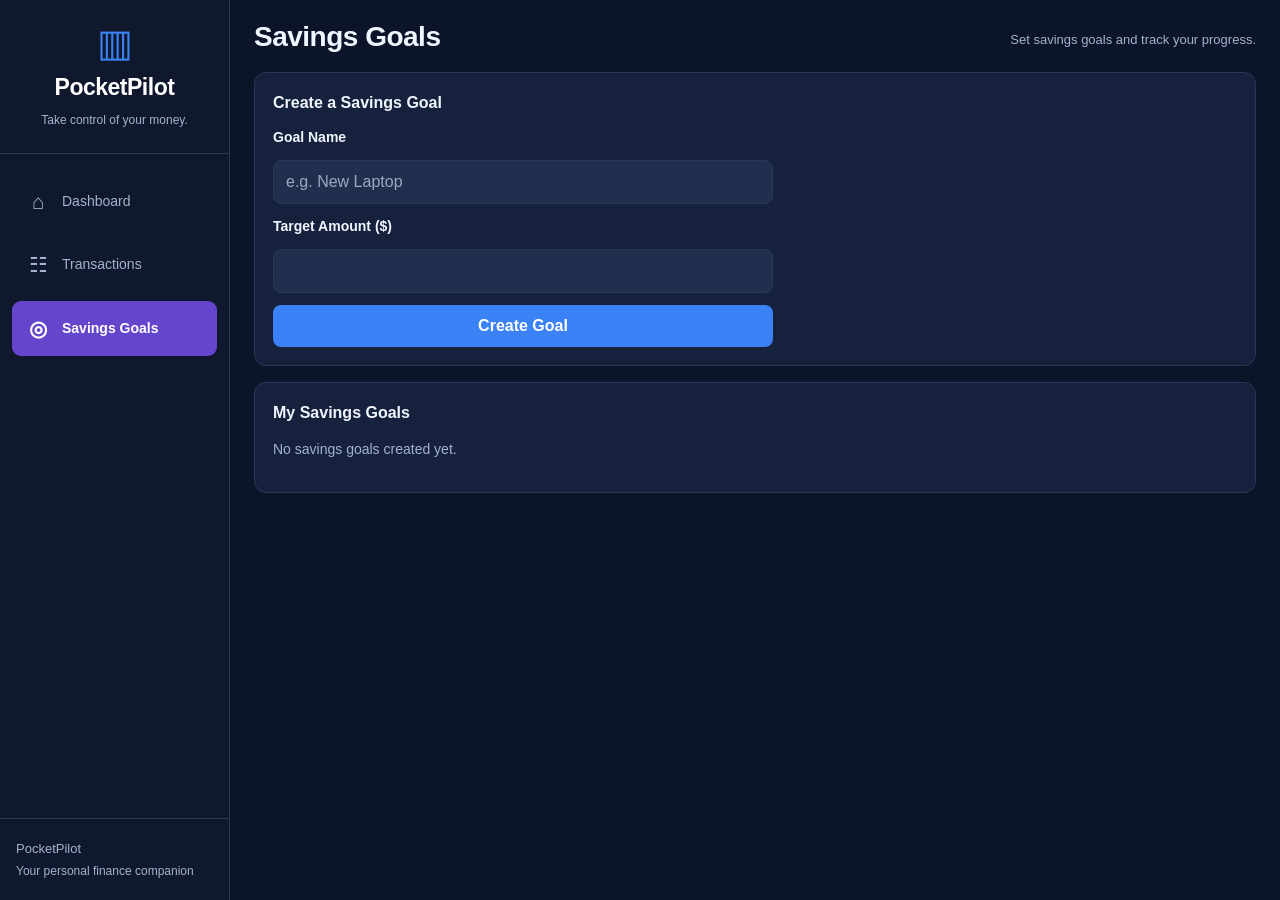
<file: goals.html>
<!DOCTYPE html>
<html lang="en">
<head>
    <meta charset="UTF-8">
    <meta name="viewport" content="width=device-width, initial-scale=1.0">
    <title>PocketPilot | Savings Goals</title>
    <link rel="stylesheet" href="style.css">
</head>
<body>

    <div class="app-layout">

        <!-- Left Sidebar -->
        <aside class="sidebar">

            <div class="sidebar-brand">
                <div class="brand-icon">▥</div>
                <h1>PocketPilot</h1>
                <p>Take control of your money.</p>
            </div>

            <nav class="sidebar-nav">
                <a href="index.html">
                    <span class="nav-icon">⌂</span>
                    Dashboard
                </a>

                <a href="transactions.html">
                    <span class="nav-icon">☷</span>
                    Transactions
                </a>

                <a href="goals.html" class="active"
                   aria-current="page">
                    <span class="nav-icon">◎</span>
                    Savings Goals
                </a>
            </nav>

            <div class="sidebar-bottom">
                <span>PocketPilot</span>
                <p>Your personal finance companion</p>
            </div>

        </aside>

        <!-- Savings Goals Content -->
        <main class="dashboard-main">

            <div class="dashboard-heading">
                <h2>Savings Goals</h2>
                <p>Set savings goals and track your progress.</p>
            </div>

            <!-- Create Savings Goal -->
            <section>
                <h3>Create a Savings Goal</h3>

                <form id="goal-form">

                    <label for="goal-name">Goal Name</label>
                    <input
                        type="text"
                        id="goal-name"
                        placeholder="e.g. New Laptop"
                        required
                    >

                    <label for="goal-amount">Target Amount ($)</label>
                    <input
                        type="number"
                        id="goal-amount"
                        min="0.01"
                        step="0.01"
                        required
                    >

                    <button type="submit">
                        Create Goal
                    </button>

                </form>
            </section>

            <!-- Savings Goal List -->
            <section>
                <h3>My Savings Goals</h3>

                <p id="goals-empty">
                    No savings goals created yet.
                </p>

                <div id="goals-list"></div>
            </section>

        </main>

    </div>

    <!-- Savings Goals Functionality -->
    <script src="goals.js"></script>

</body>
</html>
</file>
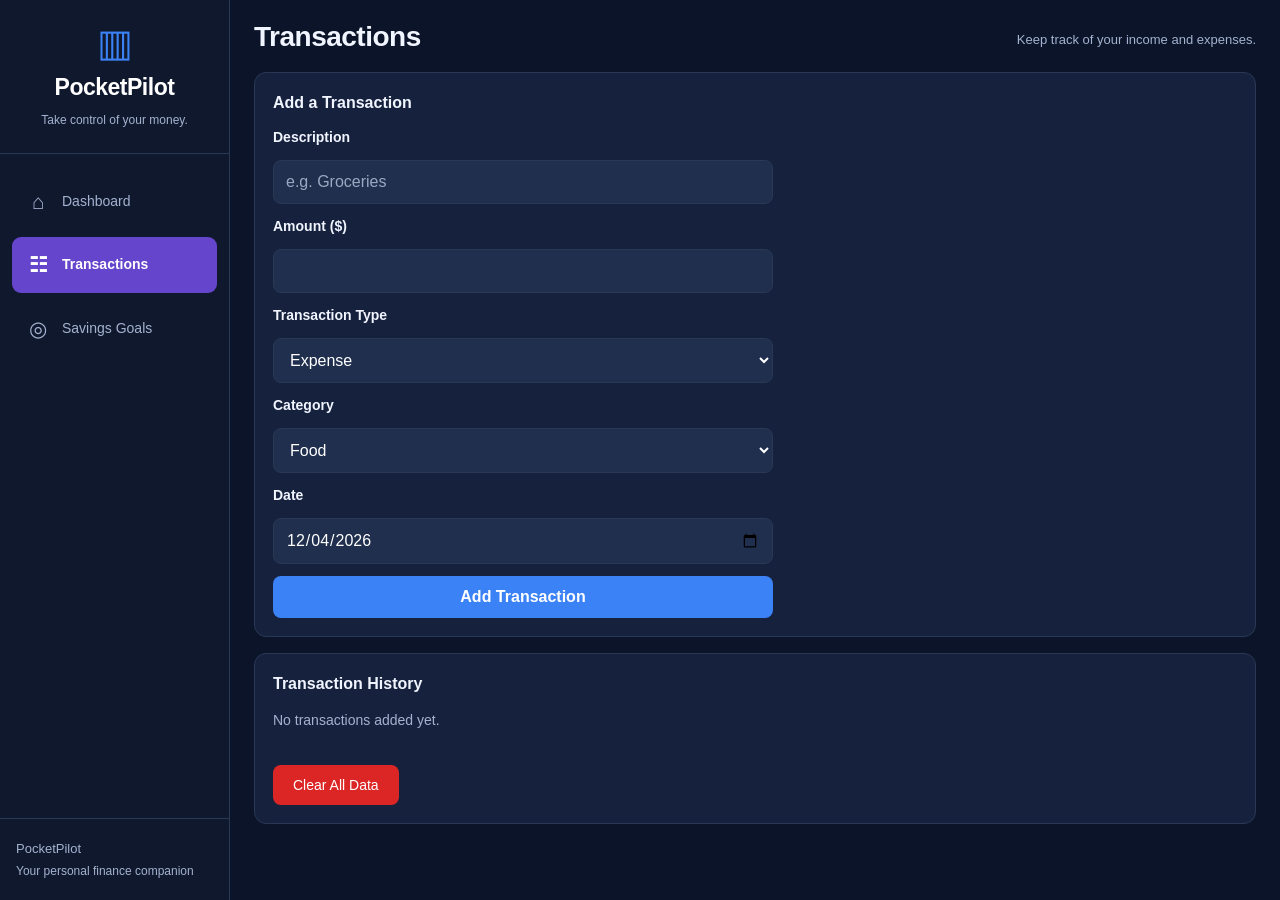
<file: transactions.html>
<!DOCTYPE html>
<html lang="en">
<head>
    <meta charset="UTF-8">
    <meta name="viewport" content="width=device-width, initial-scale=1.0">
    <title>PocketPilot | Transactions</title>
    <link rel="stylesheet" href="style.css">
</head>
<body>

    <div class="app-layout">

        <!-- Left Sidebar -->
        <aside class="sidebar">

            <div class="sidebar-brand">
                <div class="brand-icon">▥</div>
                <h1>PocketPilot</h1>
                <p>Take control of your money.</p>
            </div>

            <nav class="sidebar-nav">

                <a href="index.html">
                    <span class="nav-icon">⌂</span>
                    Dashboard
                </a>

                <a href="transactions.html"
                   class="active"
                   aria-current="page">
                    <span class="nav-icon">☷</span>
                    Transactions
                </a>

                <a href="goals.html">
                    <span class="nav-icon">◎</span>
                    Savings Goals
                </a>

            </nav>

            <div class="sidebar-bottom">
                <span>PocketPilot</span>
                <p>Your personal finance companion</p>
            </div>

        </aside>

        <!-- Main Content -->
        <main class="dashboard-main">

            <div class="dashboard-heading">
                <h2>Transactions</h2>
                <p>Keep track of your income and expenses.</p>
            </div>

            <!-- Add Transaction -->
            <section>
                <h3>Add a Transaction</h3>

                <form id="transaction-form">

                    <label for="description">Description</label>
                    <input
                        type="text"
                        id="description"
                        placeholder="e.g. Groceries"
                        required
                    >

                    <label for="amount">Amount ($)</label>
                    <input
                        type="number"
                        id="amount"
                        min="0.01"
                        step="0.01"
                        required
                    >

                    <label for="type">Transaction Type</label>
                    <select id="type">
                        <option value="expense">Expense</option>
                        <option value="income">Income</option>
                    </select>

                    <label for="category">Category</label>
                    <select id="category">
                        <option value="Food">Food</option>
                        <option value="Transportation">Transportation</option>
                        <option value="Shopping">Shopping</option>
                        <option value="Bills">Bills</option>
                        <option value="Entertainment">Entertainment</option>
                        <option value="Other">Other</option>
                    </select>

                    <label for="transaction-date">Date</label>
                    <input
                        type="date"
                        id="transaction-date"
                        required
                    >

                    <button type="submit">
                        Add Transaction
                    </button>

                </form>
            </section>

            <!-- Transaction History -->
            <section>
                <h3>Transaction History</h3>

                <p id="empty-message">
                    No transactions added yet.
                </p>

                <ul id="transaction-list"></ul>

                <button
                    type="button"
                    id="clear-all-button"
                    style="
                        background-color: #dc2626;
                        color: white;
                        border: none;
                        border-radius: 8px;
                        padding: 12px 20px;
                        margin-top: 20px;
                        cursor: pointer;
                        font-size: 14px;
                    ">
                    Clear All Data
                </button>

            </section>

        </main>

    </div>

    <script src="script.js"></script>

</body>
</html>
</file>
<file: style.css>
/* PocketPilot - Main Styles */

:root {
    --navy: #0b1428;
    --sidebar: #10182d;
    --panel: #16223d;
    --panel-light: #1c2b49;
    --blue: #3b82f6;
    --purple: #6545cb;
    --green: #28d59b;
    --red: #fb626b;
    --text: #f1f5ff;
    --muted: #a4b2cf;
    --border: #293855;
}

* {
    box-sizing: border-box;
}

body {
    margin: 0;
    background: var(--navy);
    color: var(--text);
    font-family: Arial, sans-serif;
    line-height: 1.5;
}

a {
    color: inherit;
}

button,
input,
select {
    font-family: inherit;
}

button {
    cursor: pointer;
}

/* Main Application Layout */

.app-layout {
    display: flex;
    min-height: 100vh;
}

/* Left Sidebar */

.sidebar {
    width: 230px;
    flex-shrink: 0;
    background: var(--sidebar);
    border-right: 1px solid var(--border);
    display: flex;
    flex-direction: column;
    position: sticky;
    top: 0;
    height: 100vh;
}

.sidebar-brand {
    padding: 24px 16px;
    text-align: center;
    border-bottom: 1px solid var(--border);
}

.brand-icon {
    color: var(--blue);
    font-size: 38px;
    line-height: 1;
    margin-bottom: 8px;
}

.sidebar-brand h1 {
    margin: 0;
    font-size: 23px;
    color: white;
    letter-spacing: -0.5px;
}

.sidebar-brand p {
    margin: 6px 0 0;
    font-size: 12px;
    color: var(--muted);
}

.sidebar-nav {
    display: flex;
    flex-direction: column;
    gap: 8px;
    padding: 20px 12px;
}

.sidebar-nav a {
    display: flex;
    align-items: center;
    gap: 12px;
    padding: 12px 14px;
    border-radius: 9px;
    color: var(--muted);
    text-decoration: none;
    font-size: 14px;
    font-weight: 500;
    transition: background 0.15s;
}

.sidebar-nav a:hover {
    background: #253657;
    color: white;
}

.sidebar-nav a.active {
    background: var(--purple);
    color: white;
    font-weight: bold;
}

.sidebar-nav a:focus-visible,
.panel-link:focus-visible,
button:focus-visible {
    outline: 2px solid #93c5fd;
    outline-offset: 2px;
}

.nav-icon {
    font-size: 21px;
    width: 24px;
    text-align: center;
}

.sidebar-bottom {
    margin-top: auto;
    padding: 20px 16px;
    border-top: 1px solid var(--border);
    color: var(--muted);
    font-size: 13px;
}

.sidebar-bottom p {
    margin: 4px 0 0;
    font-size: 12px;
}

/* Main Content */

.dashboard-main {
    flex: 1;
    min-width: 0;
    max-width: none;
    margin: 0;
    padding: 20px 24px;
}

/* Dashboard Heading */

.dashboard-heading {
    display: flex;
    justify-content: space-between;
    align-items: center;
    gap: 20px;
    margin-bottom: 18px;
}

.dashboard-heading h2 {
    margin: 0;
    font-size: 28px;
    letter-spacing: -0.5px;
    line-height: 1.2;
}

.dashboard-heading p {
    margin: 5px 0 0;
    color: var(--muted);
    font-size: 13px;
}

/* Time Period Filter */

.period-filter {
    display: flex;
    flex-direction: column;
    gap: 5px;
    flex-shrink: 0;
}

.period-filter label {
    color: var(--muted);
    font-size: 12px;
    font-weight: 600;
}

.period-filter select {
    width: 155px;
    padding: 10px 12px;
    border: 1px solid var(--border);
    border-radius: 8px;
    background: var(--panel);
    color: var(--text);
    font-size: 14px;
    cursor: pointer;
}

.period-filter select:hover {
    border-color: #53658c;
}

.period-filter select:focus-visible {
    outline: 2px solid var(--purple);
    outline-offset: 2px;
}

/* General Cards */

section {
    background: var(--panel);
    border: 1px solid var(--border);
    border-radius: 12px;
    padding: 18px;
    min-width: 0;
    margin-bottom: 16px;
}

section h3 {
    margin: 0 0 12px;
    font-size: 16px;
    font-weight: 600;
    color: var(--text);
}

section p {
    color: var(--text);
}

/* Financial Summary Cards */

.dashboard-summary {
    display: grid;
    grid-template-columns: repeat(3, minmax(0, 1fr));
    gap: 14px;
    margin-bottom: 14px;
}

.dashboard-summary section {
    margin: 0;
    min-height: 120px;
    padding: 18px 20px;
}

.summary-card {
    display: flex;
    flex-direction: column;
    justify-content: center;
}

.summary-card-header {
    display: flex;
    align-items: center;
    justify-content: space-between;
    gap: 8px;
    margin-bottom: 8px;
}

.summary-card-header h3 {
    margin: 0;
    color: var(--muted);
    font-size: 13px;
    font-weight: 500;
}

.summary-card-header span {
    font-size: 22px;
}

.summary-card p {
    margin: 0;
    font-size: clamp(21px, 2.2vw, 29px);
    font-weight: bold;
    letter-spacing: -0.7px;
    overflow-wrap: anywhere;
}

.summary-card small {
    margin-top: 6px;
    color: var(--muted);
    font-size: 11px;
}

.balance-card {
    border-top: 3px solid var(--green);
}

.balance-card .summary-card-header span,
.balance-card #total-balance {
    color: var(--green);
}

.income-card {
    border-top: 3px solid var(--blue);
}

.income-card .summary-card-header span,
.income-card #total-income {
    color: #76aaff;
}

.expense-card {
    border-top: 3px solid var(--red);
}

.expense-card .summary-card-header span,
.expense-card #total-expenses {
    color: var(--red);
}

/* Dashboard Charts */

.dashboard-charts {
    display: grid;
    grid-template-columns: repeat(2, minmax(0, 1fr));
    gap: 14px;
    margin-bottom: 14px;
}

.chart-card {
    margin: 0;
    padding: 16px 18px;
}

.chart-card h3 {
    margin: 0;
    font-size: 16px;
}

.chart-description {
    margin: 4px 0 12px;
    font-size: 12px;
    color: var(--muted);
}

.chart-card .chart-description {
    color: var(--muted);
}

.chart-container {
    position: relative;
    height: 230px;
    width: 100%;
}

.chart-container canvas {
    max-width: 100%;
}

/* Dashboard Bottom Panels */

.dashboard-bottom {
    display: grid;
    grid-template-columns: repeat(2, minmax(0, 1fr));
    gap: 14px;
}

.dashboard-bottom section {
    margin: 0;
    min-height: 185px;
    padding: 16px 18px;
}

.panel-heading {
    display: flex;
    justify-content: space-between;
    align-items: center;
    gap: 12px;
    margin-bottom: 12px;
}

.panel-heading h3 {
    margin: 0;
    font-size: 16px;
}

.panel-link {
    color: #a99aff;
    font-size: 12px;
    font-weight: 600;
    text-decoration: none;
    white-space: nowrap;
}

.panel-link:hover {
    color: white;
    text-decoration: underline;
}

/* Savings Goals */

.goal-card,
.dashboard-goal {
    background: var(--panel-light);
    border: 1px solid var(--border);
    border-radius: 9px;
    padding: 14px;
    margin-bottom: 12px;
}

.goal-card h4,
.dashboard-goal h4 {
    margin: 0 0 6px;
    color: white;
    font-size: 14px;
}

.goal-amount,
.goal-percentage,
.dashboard-goal p {
    font-size: 13px;
    font-weight: normal;
    color: var(--muted);
    margin: 5px 0 9px;
}

.goal-card progress,
.dashboard-goal progress {
    display: block;
    width: 100%;
    height: 11px;
    accent-color: var(--green);
}

.goal-button,
.delete-button {
    padding: 10px 15px;
    border-radius: 8px;
    border: none;
    cursor: pointer;
    margin: 8px 8px 0 0;
    font-size: 14px;
}

.goal-button {
    background: var(--purple);
    color: white;
}

.goal-button:hover {
    background: #7556e0;
}

.delete-button {
    background: #682d42;
    color: white;
}

.delete-button:hover {
    background: #883951;
}

/* Recent Transactions */

.recent-transaction {
    display: flex;
    justify-content: space-between;
    align-items: center;
    gap: 12px;
    padding: 11px 0;
    border-bottom: 1px solid var(--border);
    font-size: 13px;
}

.recent-transaction:last-child {
    border-bottom: none;
}

.recent-transaction span:first-child {
    overflow-wrap: anywhere;
}

.recent-transaction span:last-child {
    white-space: nowrap;
}

.income {
    color: var(--green);
    font-weight: bold;
}

.expense {
    color: var(--red);
    font-weight: bold;
}

/* Transactions and Savings Forms */

form {
    display: flex;
    flex-direction: column;
    gap: 12px;
    max-width: 500px;
}

form label {
    font-size: 14px;
    font-weight: bold;
}

form input,
form select {
    width: 100%;
    background: #202f4d;
    border: 1px solid var(--border);
    color: white;
    border-radius: 8px;
    padding: 12px;
    font-size: 16px;
}

form input::placeholder {
    color: #9aa8c3;
}

form input:focus-visible,
form select:focus-visible {
    outline: 2px solid var(--blue);
    outline-offset: 2px;
}

form button {
    background: var(--blue);
    color: white;
    border: none;
    border-radius: 8px;
    padding: 12px;
    font-size: 16px;
    font-weight: bold;
    cursor: pointer;
}

form button:hover {
    background: #2563eb;
}

/* Transaction History */

#transaction-list {
    list-style: none;
    padding: 0;
    margin: 0;
}

#transaction-list li {
    padding: 14px 0;
    border-bottom: 1px solid var(--border);
}

#empty-message,
#goals-empty {
    color: var(--muted);
    font-size: 14px;
    font-weight: normal;
}

/* Responsive Layout */

@media (max-width: 1100px) {
    .sidebar {
        width: 205px;
    }

    .dashboard-main {
        padding: 18px;
    }

    .summary-card {
        padding: 14px;
    }
}

@media (max-width: 850px) {
    .dashboard-summary {
        grid-template-columns: repeat(2, minmax(0, 1fr));
    }

    .dashboard-charts,
    .dashboard-bottom {
        grid-template-columns: 1fr;
    }

    .chart-container {
        height: 250px;
    }
}

@media (max-width: 650px) {
    .app-layout {
        display: block;
    }

    .sidebar {
        position: static;
        width: 100%;
        height: auto;
    }

    .sidebar-brand {
        padding: 15px;
    }

    .sidebar-nav {
        flex-direction: row;
        flex-wrap: wrap;
        justify-content: center;
        padding: 10px;
    }

    .sidebar-bottom {
        display: none;
    }

    .dashboard-main {
        padding: 16px;
    }

    .dashboard-heading {
        flex-direction: column;
        align-items: flex-start;
        gap: 14px;
    }

    .period-filter {
        width: 100%;
    }

    .period-filter select {
        width: 100%;
    }

    .dashboard-summary {
        grid-template-columns: 1fr;
    }

    .chart-container {
        height: 230px;
    }
}

/* Compact Desktop Screens */

@media (min-width: 1101px) and (max-height: 850px) {
    .dashboard-main {
        padding-top: 14px;
        padding-bottom: 14px;
    }

    .dashboard-heading {
        margin-bottom: 12px;
    }

    .dashboard-summary section {
        min-height: 100px;
    }

    .dashboard-summary,
    .dashboard-charts {
        margin-bottom: 12px;
    }

    .chart-container {
        height: 190px;
    }

    .dashboard-bottom section {
        min-height: 160px;
    }
}
</file>
